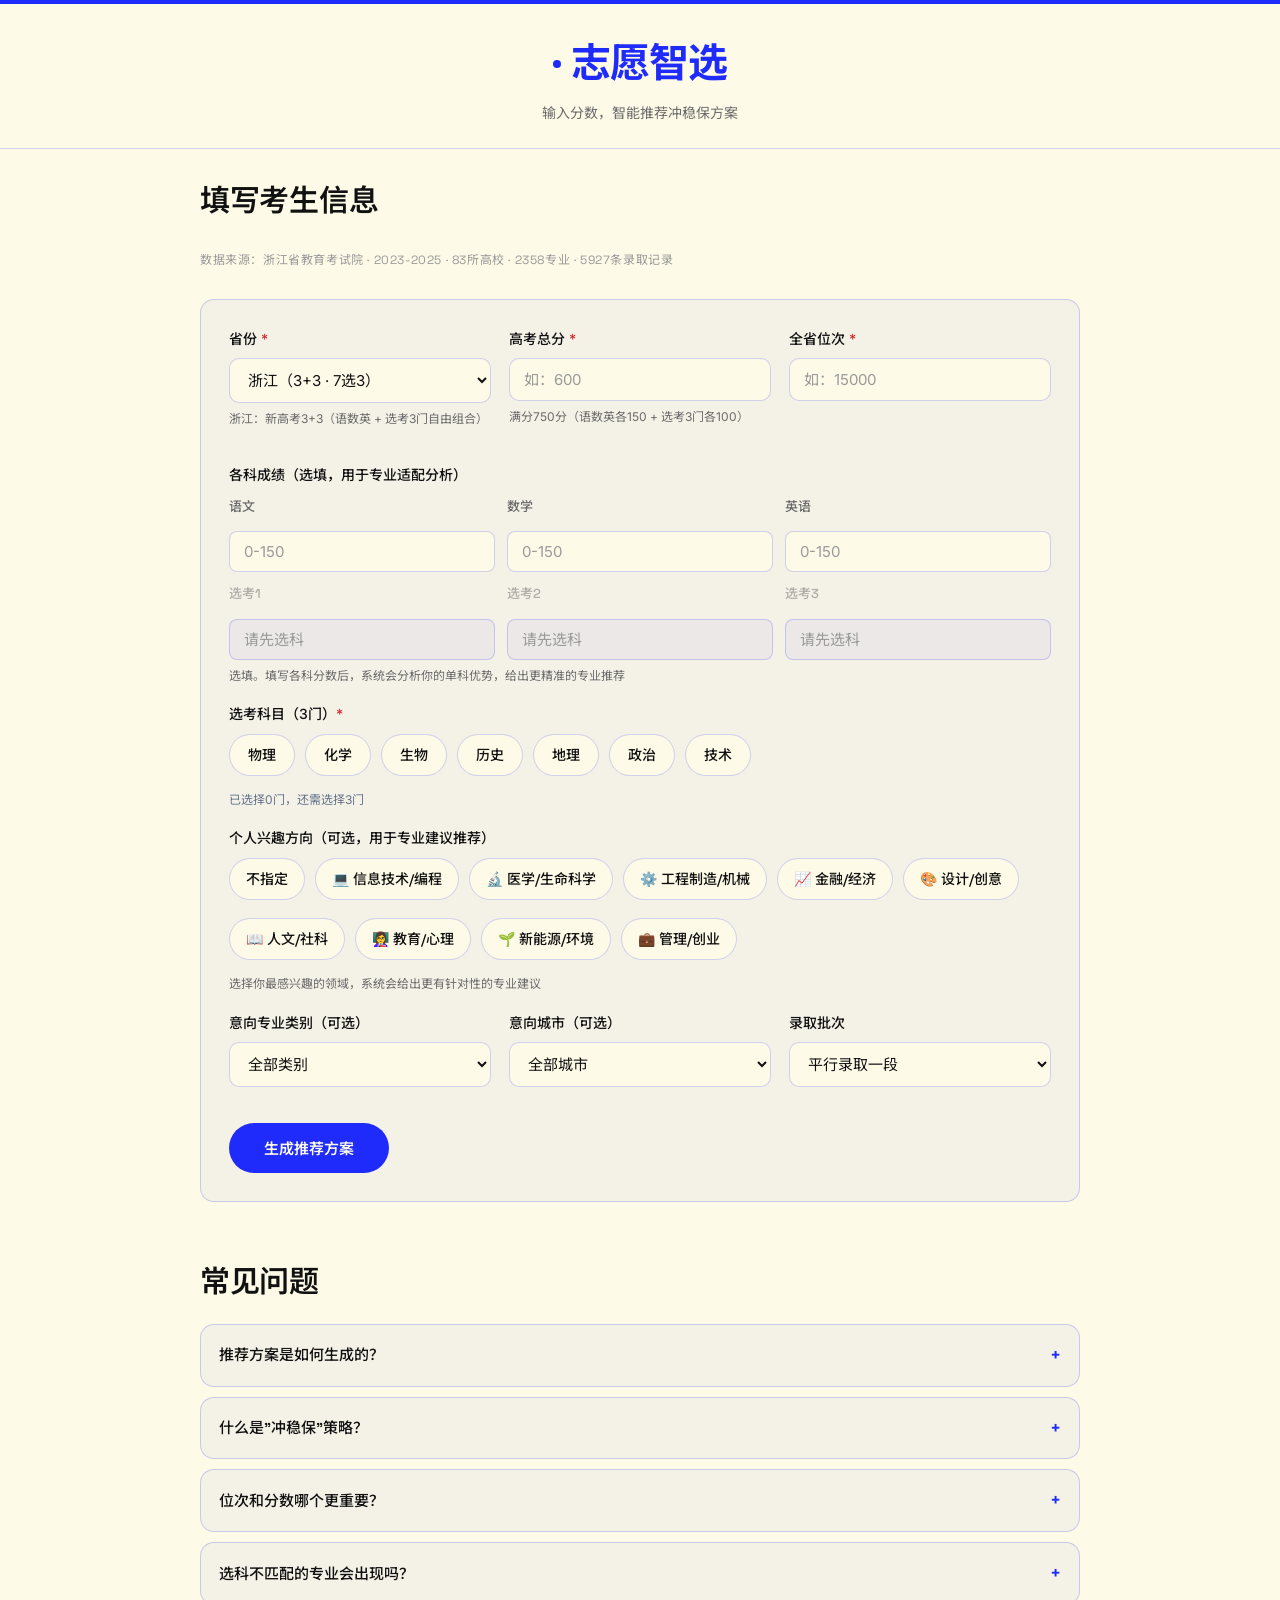
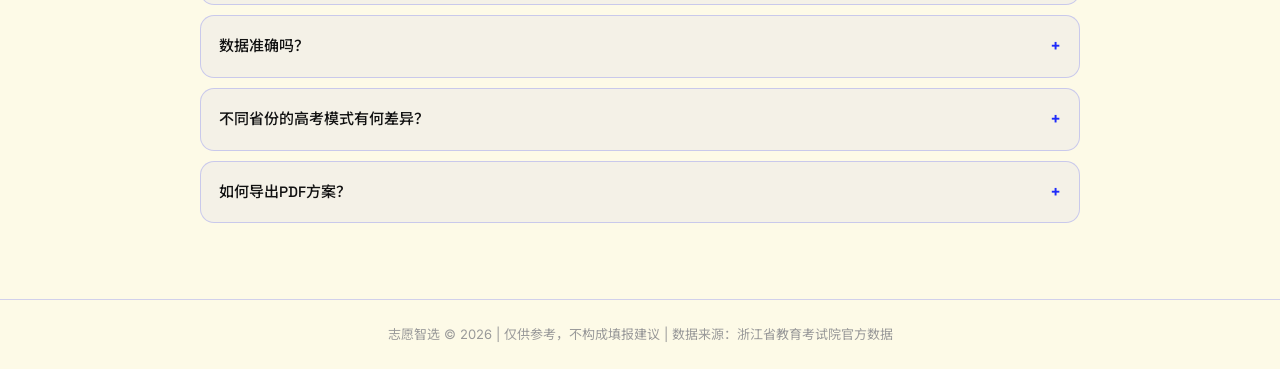
<file: index.html>
<!DOCTYPE html>
<html lang="zh-CN">
<head>
    <meta charset="UTF-8">
    <meta name="viewport" content="width=device-width, initial-scale=1.0">
    <title>志愿填报助手 — 高考志愿智能规划系统</title>
    <link rel="preconnect" href="https://fonts.googleapis.com">
    <link rel="preconnect" href="https://fonts.gstatic.com" crossorigin>
    <link href="https://fonts.googleapis.com/css2?family=Space+Grotesk:wght@400;500;600;700&family=Inter:wght@400;500;600&family=Noto+Sans+SC:wght@400;500;600;700&display=swap" rel="stylesheet">
    <link rel="stylesheet" href="css/style.css">
</head>
<body>
    <!-- 页头 -->
    <header class="site-header no-print">
        <div class="container">
            <h1 class="logo">志愿智选</h1>
            <p class="tagline">输入分数，智能推荐冲稳保方案</p>
        </div>
    </header>

    <!-- PDF报告头（仅打印时显示） -->
    <div class="report-header print-only">
        <h1>高考志愿填报推荐方案</h1>
        <p class="report-subtitle">志愿填报助手 — 智能规划系统生成</p>
        <p class="report-date" id="reportDate"></p>
    </div>

    <main class="container">
        <!-- 第一步：输入表单 -->
        <section id="inputSection" class="section no-print">
            <h2 class="section-title">填写考生信息</h2>
            <p class="data-source-eyebrow" id="dataSourceEyebrow">数据来源：加载中...</p>
            <form id="studentForm" class="form-card">
                <div class="form-row">
                    <div class="form-group">
                        <label for="province">省份 <span class="required">*</span></label>
                        <select id="province">
                            <optgroup label="第一批 新高考3+3（2017起）">
                                <option value="浙江" selected>浙江（3+3 · 7选3）</option>
                                <option value="上海">上海（3+3 · 6选3 · 总分660）</option>
                            </optgroup>
                            <optgroup label="第二批 新高考3+3（2020起）">
                                <option value="北京">北京（3+3 · 6选3）</option>
                                <option value="天津">天津（3+3 · 6选3）</option>
                                <option value="山东">山东（3+3 · 6选3）</option>
                                <option value="海南">海南（3+3 · 6选3 · 总分900）</option>
                            </optgroup>
                            <optgroup label="第三批 新高考3+1+2（2021起）">
                                <option value="河北">河北（3+1+2）</option>
                                <option value="辽宁">辽宁（3+1+2）</option>
                                <option value="江苏">江苏（3+1+2）</option>
                                <option value="福建">福建（3+1+2）</option>
                                <option value="湖北">湖北（3+1+2）</option>
                                <option value="湖南">湖南（3+1+2）</option>
                                <option value="广东">广东（3+1+2）</option>
                                <option value="重庆">重庆（3+1+2）</option>
                            </optgroup>
                            <optgroup label="第四批 新高考3+1+2（2024首届）">
                                <option value="安徽">安徽（3+1+2）</option>
                                <option value="江西">江西（3+1+2）</option>
                                <option value="广西">广西（3+1+2）</option>
                                <option value="吉林">吉林（3+1+2）</option>
                                <option value="黑龙江">黑龙江（3+1+2）</option>
                                <option value="甘肃">甘肃（3+1+2）</option>
                                <option value="贵州">贵州（3+1+2）</option>
                            </optgroup>
                            <optgroup label="第五批 新高考3+1+2（2025首届）">
                                <option value="河南">河南（3+1+2）</option>
                                <option value="四川">四川（3+1+2）</option>
                                <option value="山西">山西（3+1+2）</option>
                                <option value="陕西">陕西（3+1+2）</option>
                                <option value="云南">云南（3+1+2）</option>
                                <option value="内蒙古">内蒙古（3+1+2）</option>
                                <option value="宁夏">宁夏（3+1+2）</option>
                                <option value="青海">青海（3+1+2）</option>
                            </optgroup>
                            <optgroup label="老高考 文理分科">
                                <option value="新疆">新疆（文理分科）</option>
                                <option value="西藏">西藏（文理分科）</option>
                            </optgroup>
                        </select>
                        <small class="hint" id="provinceHint">浙江：7选3（物化生史地政技）</small>
                    </div>
                    <div class="form-group">
                        <label for="score">高考总分 <span class="required">*</span></label>
                        <input type="number" id="score" min="0" max="750" placeholder="如：620" required>
                        <small class="hint">满分750分（语数英各150 + 选考3门各100）</small>
                    </div>
                    <div class="form-group">
                        <label for="rank">全省位次 <span class="required">*</span></label>
                        <input type="number" id="rank" min="1" placeholder="如：15000" required>
                    </div>
                </div>

                <div class="form-group">
                    <label>各科成绩（选填，用于专业适配分析）</label>
                    <div class="subject-scores">
                        <div class="score-input">
                            <label>语文</label>
                            <input type="number" id="scoreChinese" min="0" max="150" placeholder="0-150">
                        </div>
                        <div class="score-input">
                            <label>数学</label>
                            <input type="number" id="scoreMath" min="0" max="150" placeholder="0-150">
                        </div>
                        <div class="score-input">
                            <label>英语</label>
                            <input type="number" id="scoreEnglish" min="0" max="150" placeholder="0-150">
                        </div>
                        <div class="score-input elective">
                            <label>选考1</label>
                            <input type="number" id="scoreElective1" min="0" max="100" placeholder="请先选科" disabled>
                        </div>
                        <div class="score-input elective">
                            <label>选考2</label>
                            <input type="number" id="scoreElective2" min="0" max="100" placeholder="请先选科" disabled>
                        </div>
                        <div class="score-input elective">
                            <label>选考3</label>
                            <input type="number" id="scoreElective3" min="0" max="100" placeholder="请先选科" disabled>
                        </div>
                    </div>
                    <small class="hint">选填。填写各科分数后，系统会分析你的单科优势，给出更精准的专业推荐</small>
                </div>

                <div class="form-group">
                    <label>选考科目（3门）<span class="required">*</span></label>
                    <div class="subject-selector" id="subjectSelector">
                        <!-- 由 JS 根据当前省份动态生成 -->
                    </div>
                    <small class="hint" id="subjectHint">请选择3门选考科目</small>
                </div>

                <div class="form-group">
                    <label>个人兴趣方向（可选，用于专业建议推荐）</label>
                    <div class="interest-selector" id="interestSelector">
                        <label class="interest-chip"><input type="radio" name="interest" value=""><span>不指定</span></label>
                        <label class="interest-chip"><input type="radio" name="interest" value="it"><span>💻 信息技术/编程</span></label>
                        <label class="interest-chip"><input type="radio" name="interest" value="medicine"><span>🔬 医学/生命科学</span></label>
                        <label class="interest-chip"><input type="radio" name="interest" value="engineering"><span>⚙️ 工程制造/机械</span></label>
                        <label class="interest-chip"><input type="radio" name="interest" value="finance"><span>📈 金融/经济</span></label>
                        <label class="interest-chip"><input type="radio" name="interest" value="design"><span>🎨 设计/创意</span></label>
                        <label class="interest-chip"><input type="radio" name="interest" value="humanities"><span>📖 人文/社科</span></label>
                        <label class="interest-chip"><input type="radio" name="interest" value="education"><span>👩‍🏫 教育/心理</span></label>
                        <label class="interest-chip"><input type="radio" name="interest" value="energy"><span>🌱 新能源/环境</span></label>
                        <label class="interest-chip"><input type="radio" name="interest" value="business"><span>💼 管理/创业</span></label>
                    </div>
                    <small class="hint">选择你最感兴趣的领域，系统会给出更有针对性的专业建议</small>
                </div>

                <div class="form-row">
                    <div class="form-group">
                        <label for="category">意向专业类别（可选）</label>
                        <select id="category">
                            <option value="">全部类别</option>
                            <option value="工学">工学</option>
                            <option value="理学">理学</option>
                            <option value="文学">文学</option>
                            <option value="经济学">经济学</option>
                            <option value="管理学">管理学</option>
                            <option value="法学">法学</option>
                            <option value="教育学">教育学</option>
                            <option value="医学">医学</option>
                            <option value="农学">农学</option>
                            <option value="艺术学">艺术学</option>
                        </select>
                    </div>
                    <div class="form-group">
                        <label for="cityPref">意向城市（可选）</label>
                        <select id="cityPref">
                            <option value="">全部城市</option>
                            <option value="杭州">杭州</option>
                            <option value="宁波">宁波</option>
                            <option value="温州">温州</option>
                            <option value="上海">上海</option>
                            <option value="北京">北京</option>
                            <option value="南京">南京</option>
                            <option value="武汉">武汉</option>
                            <option value="成都">成都</option>
                            <option value="广州">广州</option>
                        </select>
                    </div>
                    <div class="form-group">
                        <label for="batch">录取批次</label>
                        <select id="batch">
                            <option value="平行录取一段">平行录取一段</option>
                            <option value="平行录取二段">平行录取二段</option>
                        </select>
                    </div>
                </div>

                <button type="submit" class="btn-primary" id="submitBtn">生成推荐方案</button>
            </form>
            <p class="loading-text" id="loadingText" style="display:none;">正在加载录取数据...</p>
            <p class="error-text" id="errorText" style="display:none;"></p>
        </section>

        <!-- 第二步：结果展示 -->
        <section id="resultSection" class="section" style="display:none;">
            <!-- 考生信息摘要（打印时显示） -->
            <div class="student-summary print-only">
                <p><strong>省份：</strong><span id="printProvince">浙江</span></p>
                <p><strong>总分：</strong><span id="printScore"></span></p>
                <p><strong>位次：</strong><span id="printRank"></span></p>
                <p><strong>选科：</strong><span id="printSubjects"></span></p>
            </div>

            <!-- 操作栏 -->
            <div class="action-bar no-print">
                <h2 class="section-title">推荐方案</h2>
                <div class="action-buttons">
                    <button class="btn-secondary" id="filterBtn" onclick="toggleFilter()">筛选专业</button>
                    <button class="btn-secondary" id="wishListBtn" onclick="toggleWishList()">志愿表模拟</button>
                    <button class="btn-primary" onclick="window.print()">导出PDF</button>
                    <button class="btn-text" onclick="resetForm()">重新填写</button>
                </div>
            </div>

            <!-- 专业筛选面板 -->
            <div id="filterPanel" class="filter-panel no-print" style="display:none;">
                <h3>按条件筛选</h3>
                <div class="filter-row">
                    <label>专业类别：</label>
                    <select id="filterCategory" onchange="applyFilter()">
                        <option value="">全部</option>
                        <option value="工学">工学</option>
                        <option value="理学">理学</option>
                        <option value="文学">文学</option>
                        <option value="经济学">经济学</option>
                        <option value="管理学">管理学</option>
                        <option value="法学">法学</option>
                        <option value="教育学">教育学</option>
                        <option value="医学">医学</option>
                        <option value="农学">农学</option>
                        <option value="艺术学">艺术学</option>
                    </select>
                    <label>学校层次：</label>
                    <select id="filterLevel" onchange="applyFilter()">
                        <option value="">全部</option>
                        <option value="985">985</option>
                        <option value="211">211</option>
                        <option value="双一流">双一流</option>
                    </select>
                    <label>城市：</label>
                    <select id="filterCity" onchange="applyFilter()">
                        <option value="">全部</option>
                    </select>
                </div>
            </div>

            <!-- 志愿表模拟面板 -->
            <div id="wishListPanel" class="wishlist-panel no-print" style="display:none;">
                <h3>志愿表模拟</h3>
                <p class="hint">从下方推荐中点击"加入志愿表"来模拟填报</p>
                <div id="wishListContent" class="wishlist-content">
                    <p class="empty-text">志愿表为空</p>
                </div>
            </div>

            <!-- 冲刺院校 -->
            <div class="recommend-group" id="chongGroup">
                <h3 class="group-title chong-title">
                    <span class="badge chong-badge">冲</span>
                    冲刺院校（3所）
                </h3>
                <div class="recommend-list" id="chongList"></div>
            </div>

            <!-- 稳妥院校 -->
            <div class="recommend-group" id="wenGroup">
                <h3 class="group-title wen-title">
                    <span class="badge wen-badge">稳</span>
                    稳妥院校（5所）
                </h3>
                <div class="recommend-list" id="wenList"></div>
            </div>

            <!-- 保底院校 -->
            <div class="recommend-group" id="baoGroup">
                <h3 class="group-title bao-title">
                    <span class="badge bao-badge">保</span>
                    保底院校（3所）
                </h3>
                <div class="recommend-list" id="baoList"></div>
            </div>

            <!-- 专业选择建议 -->
            <div class="advice-section" id="adviceSection">
                <h3 class="section-title">专业选择建议</h3>
                <div id="adviceContent"></div>
            </div>

            <!-- 免责声明 -->
            <div class="disclaimer">
                <p id="disclaimerText">⚠️ 免责声明：本推荐方案基于各省教育考试院官方发布的投档分数线数据，通过位次法算法生成。仅供参考，不构成最终填报建议。实际录取结果受当年招生计划、报考人数等多种因素影响。请考生结合自身情况，参考各省教育考试院官方信息进行填报决策。</p>
            </div>
        </section>

        <!-- FAQ 部分 -->
        <section id="faqSection" class="section no-print">
            <h2 class="section-title">常见问题</h2>
            <div class="faq-list">
                <details class="faq-item">
                    <summary>推荐方案是如何生成的？</summary>
                    <p id="faqAnswer1">系统基于当前省份近3年高考录取数据，根据您的分数、位次和选科，通过位次法计算每所院校专业的录取概率，分为冲刺、稳妥、保底三档推荐。</p>
                </details>
                <details class="faq-item">
                    <summary>什么是"冲稳保"策略？</summary>
                    <p>"冲稳保"是平行志愿填报的经典策略：冲刺校有一定风险但值得尝试；稳妥校录取概率较高；保底校确保不滑档。建议按照冲3-稳5-保3的比例填报。</p>
                </details>
                <details class="faq-item">
                    <summary>位次和分数哪个更重要？</summary>
                    <p>位次更重要。每年高考试题难度不同，分数线会波动，但高校的录取位次相对稳定。系统以位次为核心进行推荐。</p>
                </details>
                <details class="faq-item">
                    <summary>选科不匹配的专业会出现吗？</summary>
                    <p>不会。系统会自动过滤掉与您选科不匹配的专业，只推荐符合选科要求的专业。</p>
                </details>
                <details class="faq-item">
                    <summary>数据准确吗？</summary>
                    <p id="faqAnswer5">本系统数据100%来自各省教育考试院官方发布的投档分数线表。选科要求和学科门类依据教育部公开标准推导。数据仅供参考，最终以各省考试院公告为准。</p>
                </details>
                <details class="faq-item">
                    <summary>不同省份的高考模式有何差异？</summary>
                    <p>本系统已覆盖全国31个高考省份，支持三种高考模式：①新高考3+3（如浙江、上海、北京、天津、山东、海南）：语数英+选考3门自由组合；②新高考3+1+2（如江苏、河北、广东等23省）：语数英+首选物理/历史+再选化生政地4选2；③老高考文理分科（新疆、西藏）。切换省份后，选科规则、数据、批次会自动适配。上海总分660、海南总分900（标准分）。</p>
                </details>
                <details class="faq-item">
                    <summary>如何导出PDF方案？</summary>
                    <p>点击"导出PDF"按钮，在弹出的打印对话框中选择"另存为PDF"即可保存完整的推荐方案报告。</p>
                </details>
            </div>
        </section>
    </main>

    <!-- 页脚 -->
    <footer class="site-footer no-print">
        <div class="container">
            <p id="footerText">志愿填报助手 © 2026 | 仅供参考，不构成填报建议 | 数据来源：各省教育考试院官方数据</p>
        </div>
    </footer>

    <script src="js/province-config.js"></script>
    <script src="js/app.js"></script>
</body>
</html>
</file>
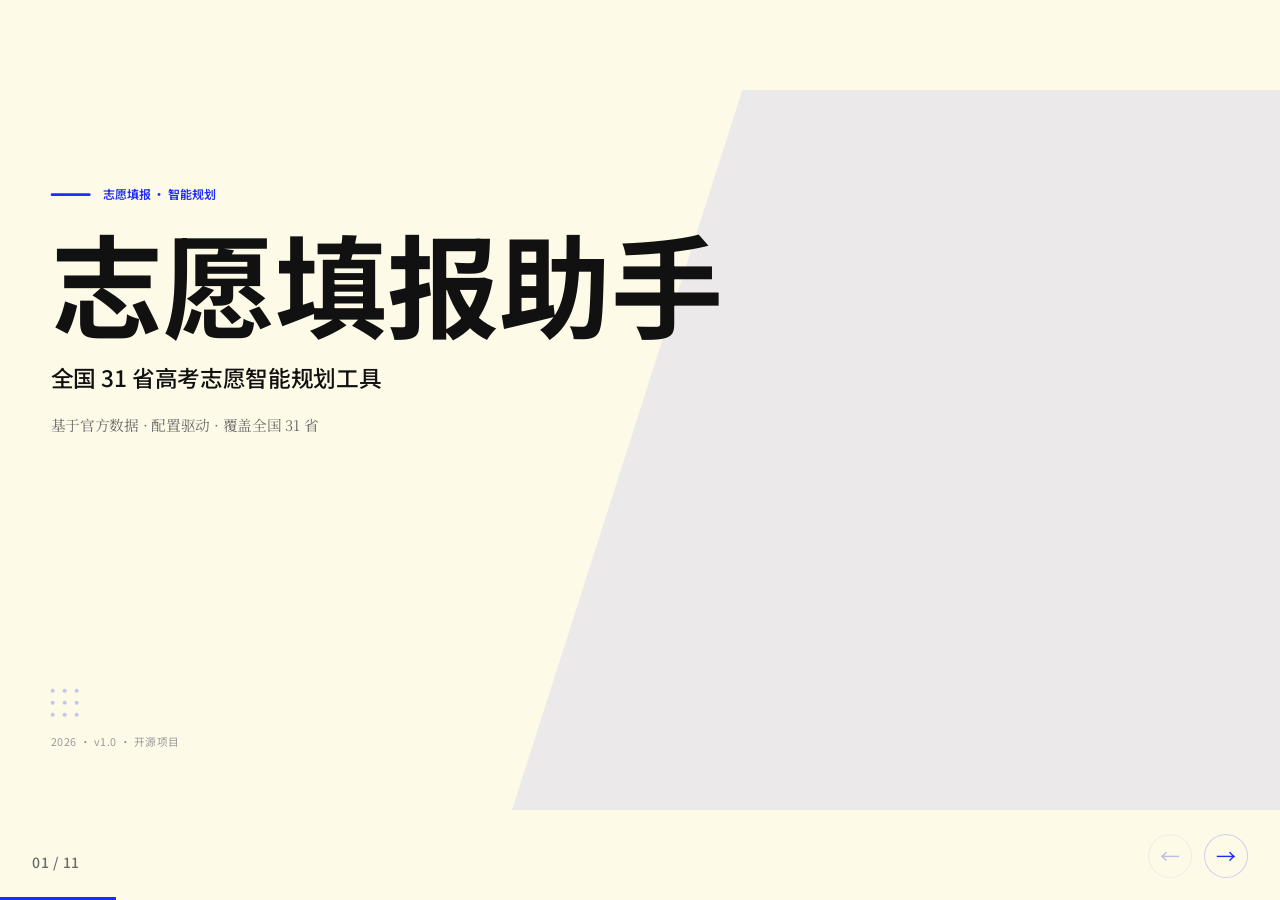
<file: project-intro.html>
<!DOCTYPE html>
<html lang="zh-CN">
<head>
    <meta charset="UTF-8">
    <meta name="viewport" content="width=device-width, initial-scale=1.0">
    <title>志愿填报助手 · 项目介绍</title>

    <!-- ===========================================
         Fonts: 思源黑体 Noto Sans SC (700 标题/数字) + 思源宋体 Noto Serif SC (400 正文)
         Blue Professional CJK 配对 — Strategy A
         =========================================== -->
    <link rel="preconnect" href="https://fonts.googleapis.com">
    <link rel="preconnect" href="https://fonts.gstatic.com" crossorigin>
    <link href="https://fonts.googleapis.com/css2?family=Noto+Sans+SC:wght@400;500;600;700&family=Noto+Serif+SC:wght@400;500;700&display=swap" rel="stylesheet">

    <style>
        /* ===========================================
           CSS CUSTOM PROPERTIES (Blue Professional · CJK)
           奶油画布 #fdfae7 + 钴蓝主色 #1e2bfa
           单一强调色系统：cobalt 承担所有 emphasis
           =========================================== */
        :root {
            /* Colors */
            --bg: #fdfae7;
            --primary: #1e2bfa;
            --text: #111111;
            --text-muted: #6b6b6b;
            --text-light: #9a9a9a;
            --accent-light: rgba(30, 43, 250, 0.08);
            --accent-medium: rgba(30, 43, 250, 0.15);
            --border: rgba(30, 43, 250, 0.2);
            --card-bg: rgba(30, 43, 250, 0.04);
            --positive: #059669;
            --negative: #dc2626;
            --stage-bg: #fdfae7;
            --slide-bg: #fdfae7;

            /* Typography — 思源黑体 700 标题/数字, 思源宋体 400 正文 */
            --font-display: 'Noto Sans SC', sans-serif;
            --font-body: 'Noto Serif SC', serif;

            /* Stage padding (translated from vw/vh to 1920×1080 px) */
            --pad-slide-x: 76px;
            --pad-slide-y-top: 67px;
            --pad-slide-y-bottom: 92px;
        }

        /* === BASE RESET === */
        * { margin: 0; padding: 0; box-sizing: border-box; }

        /* ===========================================
           FIXED 16:9 STAGE: MANDATORY BASE STYLES
           viewport-base.css 完整内容（不可裁剪）
           =========================================== */
        html, body {
            width: 100%;
            height: 100%;
            margin: 0;
            overflow: hidden;
            background: var(--stage-bg, #000);
        }
        .deck-viewport {
            position: fixed;
            inset: 0;
            overflow: hidden;
            background: var(--stage-bg, #000);
        }
        .deck-stage {
            position: absolute;
            left: 0;
            top: 0;
            width: 1920px;
            height: 1080px;
            overflow: hidden;
            transform-origin: 0 0;
            background: var(--slide-bg, #fff);
        }
        .slide {
            position: absolute;
            inset: 0;
            width: 1920px;
            height: 1080px;
            overflow: hidden;
            display: block;
            visibility: hidden;
            opacity: 0;
            pointer-events: none;
            background: var(--slide-bg, #fff);
        }
        .slide.active, .slide.visible {
            visibility: visible;
            opacity: 1;
            pointer-events: auto;
            z-index: 1;
        }
        img, video, canvas, svg {
            max-width: 100%;
            max-height: 100%;
        }
        .deck-controls {
            position: fixed;
            left: 50%;
            bottom: 22px;
            transform: translateX(-50%);
            z-index: 1000;
        }
        @media print {
            html, body { width: 1920px; height: auto; overflow: visible; background: #fff; }
            .deck-viewport { position: static; overflow: visible; background: #fff; }
            .deck-stage { position: static; width: auto; height: auto; transform: none !important; background: none; }
            .slide { position: relative; display: block !important; visibility: visible !important; opacity: 1 !important; pointer-events: auto !important; width: 1920px; height: 1080px; break-after: page; page-break-after: always; }
            .slide:last-child { break-after: auto; page-break-after: auto; }
            .deck-controls { display: none !important; }
        }
        @media (prefers-reduced-motion: reduce) {
            *, *::before, *::after { animation-duration: 0.01ms !important; transition-duration: 0.2s !important; }
        }

        /* ===========================================
           SLIDE TRANSITION (opacity + translateX 40px→0, 500ms ease)
           未来幻灯片默认 +40px / 当前幻灯片 0 / 已看 -40px
           =========================================== */
        .slide {
            transform: translateX(40px);
            transition: opacity 500ms ease, transform 500ms ease, visibility 0s linear 500ms;
        }
        .slide.active,
        .slide.visible {
            transform: translateX(0);
            transition: opacity 500ms ease, transform 500ms ease, visibility 0s;
        }
        .slide.prev {
            visibility: hidden;
            opacity: 0;
            pointer-events: none;
            transform: translateX(-40px);
        }

        /* ===========================================
           TYPOGRAPHY (CJK 适配)
           关键调整：letter-spacing 0 / 不用 uppercase / body line-height 1.75
           标题用思源黑体 700（颜色 #111111 近黑，非钴蓝）
           正文用思源宋体 400
           数字用思源黑体 700 钴蓝色
           =========================================== */
        .eyebrow {
            font-family: var(--font-display);
            font-weight: 600;
            font-size: 18px;
            line-height: 1.1;
            color: var(--primary);
            letter-spacing: 0;
            text-transform: none;
        }
        h2.slide-h2 {
            font-family: var(--font-display);
            font-weight: 700;
            font-size: 52px;
            line-height: 1.25;
            color: var(--text);
            letter-spacing: 0;
            margin-top: 24px;
            margin-bottom: 48px;
        }
        .meta-text {
            font-family: var(--font-display);
            font-weight: 400;
            font-size: 16px;
            line-height: 1.4;
            color: var(--text-light);
            letter-spacing: 0.05em;
        }

        /* ===========================================
           PERSISTENT CHROME (固定到视口，不随舞台缩放)
           左下角计数器 / 右下角导航按钮 / 底部进度条
           =========================================== */
        .slide-counter {
            position: fixed;
            left: 32px;
            bottom: 28px;
            font-family: var(--font-display);
            font-weight: 500;
            font-size: 14px;
            color: var(--text-muted);
            letter-spacing: 0.05em;
            z-index: 1001;
        }
        .nav-controls {
            position: fixed;
            right: 32px;
            bottom: 22px;
            display: flex;
            gap: 12px;
            z-index: 1001;
        }
        .nav-btn {
            width: 44px;
            height: 44px;
            border-radius: 50%;
            border: 1.5px solid var(--border);
            background: var(--bg);
            color: var(--primary);
            cursor: pointer;
            font-size: 20px;
            line-height: 1;
            display: flex;
            align-items: center;
            justify-content: center;
            transition: background 200ms ease, color 200ms ease, opacity 200ms ease;
            font-family: var(--font-display);
        }
        .nav-btn:hover {
            background: var(--primary);
            color: var(--bg);
        }
        .progress-track {
            position: fixed;
            left: 0;
            bottom: 0;
            width: 100%;
            height: 3px;
            background: transparent;
            z-index: 1001;
        }
        .progress-bar {
            height: 100%;
            width: 0;
            background: var(--primary);
            transition: width 400ms ease;
        }

        /* ===========================================
           SLIDE INNER PADDING + SLIDE-HEADER
           =========================================== */
        .slide-inner {
            position: absolute;
            inset: 0;
            padding: var(--pad-slide-y-top) var(--pad-slide-x) var(--pad-slide-y-bottom);
        }
        .slide-header {
            display: flex;
            justify-content: space-between;
            align-items: center;
            margin-bottom: 24px;
        }
        .accent-line {
            width: 60px;
            height: 4px;
            background: var(--primary);
            border-radius: 2px;
            margin-bottom: 20px;
        }
        .tag-pill {
            background: var(--accent-light);
            color: var(--primary);
            padding: 7px 18px;
            border-radius: 100px;
            font-family: var(--font-display);
            font-weight: 500;
            font-size: 14px;
            letter-spacing: 0;
        }

        /* ===========================================
           COVER SLIDE (Slide 1)
           右侧对角线裁切面板 + 左下 3×3 点阵 + 底部 meta
           =========================================== */
        .cover-decoration {
            position: absolute;
            right: 0;
            top: 0;
            width: 60%;
            height: 100%;
            background: var(--accent-light);
            clip-path: polygon(30% 0, 100% 0, 100% 100%, 0% 100%);
            z-index: 0;
            pointer-events: none;
        }
        .cover-dots {
            position: absolute;
            left: var(--pad-slide-x);
            bottom: 140px;
            display: grid;
            grid-template-columns: repeat(3, 6px);
            grid-template-rows: repeat(3, 6px);
            gap: 12px;
            opacity: 0.25;
            z-index: 2;
            pointer-events: none;
        }
        .cover-dots span {
            width: 6px;
            height: 6px;
            background: var(--primary);
            border-radius: 50%;
            display: block;
        }
        .cover-content {
            position: relative;
            z-index: 2;
            max-width: 1180px;
            padding-top: 80px;
        }
        .cover-eyebrow-row {
            display: flex;
            align-items: center;
            gap: 18px;
            margin-bottom: 32px;
        }
        .cover-eyebrow-row .accent-line { margin-bottom: 0; }
        .cover-title {
            font-family: var(--font-display);
            font-weight: 700;
            font-size: 168px;
            color: var(--text);
            line-height: 1.05;
            letter-spacing: 0;
            margin-bottom: 32px;
        }
        .cover-subtitle {
            font-family: var(--font-display);
            font-weight: 500;
            font-size: 34px;
            color: var(--text);
            margin-bottom: 28px;
            letter-spacing: 0;
        }
        .cover-positioning {
            font-family: var(--font-body);
            font-weight: 400;
            font-size: 22px;
            color: var(--text-muted);
            line-height: 1.7;
            max-width: 820px;
        }
        .cover-meta {
            position: absolute;
            left: var(--pad-slide-x);
            bottom: var(--pad-slide-y-bottom);
            z-index: 2;
        }

        /* ===========================================
           CARD GRID 3×2 — card-tinted 卡片样式
           钴蓝 4% 填充 + 1.5px 钴蓝 20% 边框 + 14px 圆角
           =========================================== */
        .card-grid-3x2 {
            display: grid;
            grid-template-columns: repeat(3, 1fr);
            grid-template-rows: repeat(2, 1fr);
            gap: 24px;
            height: calc(100% - 180px);
        }
        .card-tinted {
            background: var(--card-bg);
            border: 1.5px solid var(--border);
            border-radius: 14px;
            padding: 28px 30px;
            transition: background 200ms ease;
            display: flex;
            flex-direction: column;
        }
        .card-tinted:hover { background: var(--accent-light); }
        .card-num {
            font-family: var(--font-display);
            font-weight: 700;
            font-size: 14px;
            color: var(--primary);
            margin-bottom: 12px;
            letter-spacing: 0.05em;
        }
        .card-h3 {
            font-family: var(--font-display);
            font-weight: 600;
            font-size: 26px;
            line-height: 1.3;
            color: var(--text);
            letter-spacing: 0;
            margin-bottom: 14px;
        }
        .card-body {
            font-family: var(--font-body);
            font-weight: 400;
            font-size: 17px;
            line-height: 1.7;
            color: var(--text-muted);
        }

        /* ===========================================
           SPLIT LAYOUT — 1.05fr / 1fr
           左侧 step-list 流程 / 右侧 split-highlight-block
           =========================================== */
        .split-layout {
            display: grid;
            grid-template-columns: 1.05fr 1fr;
            gap: 48px;
            height: calc(100% - 180px);
        }
        .step-list {
            display: flex;
            flex-direction: column;
            gap: 26px;
        }
        .step-item {
            display: flex;
            gap: 22px;
            align-items: flex-start;
        }
        .step-circle {
            width: 56px;
            height: 56px;
            border-radius: 50%;
            background: var(--primary);
            color: var(--bg);
            font-family: var(--font-display);
            font-weight: 700;
            font-size: 22px;
            display: flex;
            align-items: center;
            justify-content: center;
            flex-shrink: 0;
        }
        /* 步骤圆圈透明度递减：1.0 → 0.85 → 0.7 → 0.55 */
        .step-item:nth-child(1) .step-circle { opacity: 1.0; }
        .step-item:nth-child(2) .step-circle { opacity: 0.85; }
        .step-item:nth-child(3) .step-circle { opacity: 0.7; }
        .step-item:nth-child(4) .step-circle { opacity: 0.55; }
        .step-content { flex: 1; padding-top: 4px; }
        .step-title {
            font-family: var(--font-display);
            font-weight: 600;
            font-size: 22px;
            color: var(--text);
            margin-bottom: 8px;
            line-height: 1.3;
            letter-spacing: 0;
        }
        .step-desc {
            font-family: var(--font-body);
            font-weight: 400;
            font-size: 16px;
            line-height: 1.7;
            color: var(--text-muted);
        }
        .split-highlight-block {
            background: var(--accent-light);
            border-left: 4px solid var(--primary);
            border-radius: 12px;
            padding: 40px 38px;
            display: flex;
            flex-direction: column;
            justify-content: center;
            gap: 28px;
        }
        .split-highlight-big {
            font-family: var(--font-display);
            font-weight: 700;
            font-size: 30px;
            line-height: 1.55;
            color: var(--text);
            letter-spacing: 0;
        }
        .ratio-chip {
            display: inline-block;
            color: var(--primary);
            font-weight: 700;
        }
        .split-highlight-desc {
            font-family: var(--font-body);
            font-weight: 400;
            font-size: 17px;
            line-height: 1.75;
            color: var(--text-muted);
        }

        /* ===========================================
           METRIC GRID 4 — 大数字钴蓝思源黑体 700
           =========================================== */
        .metric-grid-4 {
            display: grid;
            grid-template-columns: repeat(4, 1fr);
            gap: 24px;
            margin-bottom: 40px;
        }
        .metric-card {
            background: var(--card-bg);
            border: 1.5px solid var(--border);
            border-radius: 14px;
            padding: 36px 28px;
        }
        .metric-value {
            font-family: var(--font-display);
            font-weight: 700;
            font-size: 72px;
            line-height: 1;
            color: var(--primary);
            margin-bottom: 16px;
            letter-spacing: 0;
        }
        .metric-label {
            font-family: var(--font-display);
            font-weight: 600;
            font-size: 20px;
            line-height: 1.3;
            color: var(--text);
            margin-bottom: 12px;
            letter-spacing: 0;
        }
        .metric-desc {
            font-family: var(--font-body);
            font-weight: 400;
            font-size: 15px;
            line-height: 1.65;
            color: var(--text-muted);
        }

        /* ===========================================
           BELOW DESC CALLOUT
           钴蓝左竖线 + 8% 填充，与 split-highlight-block 同款
           =========================================== */
        .below-desc {
            background: var(--accent-light);
            border-left: 4px solid var(--primary);
            border-radius: 12px;
            padding: 24px 30px;
            font-family: var(--font-body);
            font-weight: 400;
            font-size: 17px;
            line-height: 1.75;
            color: var(--text);
        }

        /* ===========================================
           3-COLUMN CONFIG CARDS (cards-3col)
           =========================================== */
        .cards-3col {
            display: grid;
            grid-template-columns: repeat(3, 1fr);
            gap: 28px;
            margin-bottom: 36px;
        }
        .config-card {
            background: var(--card-bg);
            border: 1.5px solid var(--border);
            border-radius: 14px;
            padding: 32px 30px;
        }
        .config-tag {
            display: inline-block;
            background: var(--accent-light);
            color: var(--primary);
            padding: 5px 14px;
            border-radius: 100px;
            font-family: var(--font-display);
            font-weight: 500;
            font-size: 13px;
            margin-bottom: 18px;
            letter-spacing: 0;
        }
        .config-h3 {
            font-family: var(--font-display);
            font-weight: 700;
            font-size: 28px;
            color: var(--text);
            margin-bottom: 14px;
            letter-spacing: 0;
            line-height: 1.3;
        }
        .config-body {
            font-family: var(--font-body);
            font-weight: 400;
            font-size: 16px;
            line-height: 1.7;
            color: var(--text-muted);
        }

        /* ===========================================
           DETAIL BLOCKS 2×2 (detail-grid-2x2)
           =========================================== */
        .detail-grid-2x2 {
            display: grid;
            grid-template-columns: repeat(2, 1fr);
            grid-template-rows: repeat(2, 1fr);
            gap: 24px;
            height: calc(100% - 180px);
        }
        .detail-block {
            background: var(--card-bg);
            border: 1px solid var(--border);
            border-radius: 10px;
            padding: 30px 32px;
        }
        .detail-num {
            font-family: var(--font-display);
            font-weight: 700;
            font-size: 16px;
            color: var(--primary);
            margin-bottom: 14px;
            letter-spacing: 0.05em;
        }
        .detail-h3 {
            font-family: var(--font-display);
            font-weight: 600;
            font-size: 26px;
            color: var(--text);
            margin-bottom: 14px;
            line-height: 1.3;
            letter-spacing: 0;
        }
        .detail-body {
            font-family: var(--font-body);
            font-weight: 400;
            font-size: 17px;
            line-height: 1.7;
            color: var(--text-muted);
        }

        /* ===========================================
           CLOSING SLIDE
           居中布局 + 同心圆装饰 (500px / 360px)
           =========================================== */
        .closing-slide {
            display: flex;
            align-items: center;
            justify-content: center;
            text-align: center;
        }
        .closing-circles {
            position: absolute;
            top: 50%;
            left: 50%;
            pointer-events: none;
            z-index: 0;
        }
        .closing-circle-outer {
            position: absolute;
            width: 500px;
            height: 500px;
            top: -250px;
            left: -250px;
            border: 1px solid var(--border);
            border-radius: 50%;
            opacity: 0.4;
        }
        .closing-circle-inner {
            position: absolute;
            width: 360px;
            height: 360px;
            top: -180px;
            left: -180px;
            border: 1px solid var(--border);
            border-radius: 50%;
            opacity: 0.3;
        }
        .closing-content {
            position: relative;
            z-index: 1;
            max-width: 1100px;
            padding: 0 80px;
        }
        .closing-eyebrow {
            font-family: var(--font-display);
            font-weight: 600;
            font-size: 18px;
            color: var(--primary);
            margin-bottom: 28px;
            letter-spacing: 0;
        }
        .closing-title {
            font-family: var(--font-display);
            font-weight: 700;
            font-size: 96px;
            color: var(--text);
            line-height: 1.2;
            margin-bottom: 28px;
            letter-spacing: 0;
        }
        .closing-subtitle {
            font-family: var(--font-display);
            font-weight: 500;
            font-size: 22px;
            color: var(--text-muted);
            margin-bottom: 32px;
            letter-spacing: 0;
            word-break: break-all;
        }
        .closing-guide {
            font-family: var(--font-body);
            font-weight: 400;
            font-size: 18px;
            line-height: 1.75;
            color: var(--text-muted);
            margin-bottom: 44px;
        }
        .closing-cta-row {
            display: flex;
            gap: 20px;
            justify-content: center;
        }
        .cta-button {
            display: inline-flex;
            align-items: center;
            justify-content: center;
            background: var(--primary);
            color: var(--bg);
            padding: 16px 38px;
            border-radius: 100px;
            font-family: var(--font-display);
            font-weight: 600;
            font-size: 17px;
            text-decoration: none;
            transition: transform 200ms ease, box-shadow 200ms ease;
            letter-spacing: 0;
        }
        .cta-button:hover {
            transform: translateY(-2px);
            box-shadow: 0 8px 24px rgba(30, 43, 250, 0.25);
        }
        .cta-outline {
            display: inline-flex;
            align-items: center;
            justify-content: center;
            background: transparent;
            color: var(--primary);
            border: 1.5px solid var(--border);
            padding: 16px 38px;
            border-radius: 100px;
            font-family: var(--font-display);
            font-weight: 600;
            font-size: 17px;
            text-decoration: none;
            transition: background 200ms ease;
            letter-spacing: 0;
        }
        .cta-outline:hover { background: var(--accent-light); }
        .closing-meta {
            position: absolute;
            bottom: 70px;
            left: 0;
            right: 0;
            text-align: center;
            font-family: var(--font-display);
            font-weight: 400;
            font-size: 14px;
            color: var(--text-light);
            letter-spacing: 0.05em;
            z-index: 1;
        }
    </style>
</head>
<body>
    <div class="deck-viewport">
        <main class="deck-stage" id="deckStage">

            <!-- ========== Slide 1 · 封面 ========== -->
            <section class="slide active visible">
                <div class="cover-decoration"></div>
                <div class="cover-dots">
                    <span></span><span></span><span></span>
                    <span></span><span></span><span></span>
                    <span></span><span></span><span></span>
                </div>
                <div class="slide-inner">
                    <div class="cover-content">
                        <div class="cover-eyebrow-row">
                            <div class="accent-line"></div>
                            <span class="eyebrow">志愿填报 · 智能规划</span>
                        </div>
                        <h1 class="cover-title">志愿填报助手</h1>
                        <div class="cover-subtitle">全国 31 省高考志愿智能规划工具</div>
                        <p class="cover-positioning">基于官方数据 · 配置驱动 · 覆盖全国 31 省</p>
                    </div>
                </div>
                <div class="cover-meta">
                    <span class="meta-text">2026 · v1.0 · 开源项目</span>
                </div>
            </section>

            <!-- ========== Slide 2 · 展开专业 ========== -->
            <section class="slide">
                <div class="slide-inner">
                    <div class="slide-header">
                        <span class="eyebrow">功能详解 · 1/5</span>
                        <span class="tag-pill">展开专业</span>
                    </div>
                    <h2 class="slide-h2">点击大学，查看历史能上的所有专业</h2>
                    <div class="split-layout">
                        <div class="step-list">
                            <div class="step-item">
                                <div class="step-circle">1</div>
                                <div class="step-content">
                                    <div class="step-title">位次法筛选</div>
                                    <p class="step-desc">用户位次 ≤ 专业 min_rank 即「能上」，与推荐算法一致。</p>
                                </div>
                            </div>
                            <div class="step-item">
                                <div class="step-circle">2</div>
                                <div class="step-content">
                                    <div class="step-title">选科匹配</div>
                                    <p class="step-desc">复用现有选科器，仅显示选科匹配的专业。</p>
                                </div>
                            </div>
                            <div class="step-item">
                                <div class="step-circle">3</div>
                                <div class="step-content">
                                    <div class="step-title">近 3 年合并去重</div>
                                    <p class="step-desc">任一年能上即显示该专业，标注可报年份徽章。</p>
                                </div>
                            </div>
                        </div>
                        <div class="split-highlight-block">
                            <div class="split-highlight-big">每位考生都能看到完整的专业选择空间</div>
                            <p class="split-highlight-desc">在推荐结果的冲/稳/保卡片上，点击「展开专业」按钮即可查看该大学所有位次达标 + 选科匹配的专业列表。每个专业显示近 3 年录取分数 / 位次 / 选科要求 / 可报年份。</p>
                        </div>
                    </div>
                </div>
            </section>

            <!-- ========== Slide 3 · 单科优势分析 ========== -->
            <section class="slide">
                <div class="slide-inner">
                    <div class="slide-header">
                        <span class="eyebrow">功能详解 · 2/5</span>
                        <span class="tag-pill">单科优势</span>
                    </div>
                    <h2 class="slide-h2">基于得分率横向比较各科</h2>
                    <div class="split-layout">
                        <div class="step-list">
                            <div class="step-item">
                                <div class="step-circle">1</div>
                                <div class="step-content">
                                    <div class="step-title">得分率法</div>
                                    <p class="step-desc">各科分数 ÷ 满分，实现不同满分科目横向比较（语数英 150 / 选考 100）。</p>
                                </div>
                            </div>
                            <div class="step-item">
                                <div class="step-circle">2</div>
                                <div class="step-content">
                                    <div class="step-title">优势识别</div>
                                    <p class="step-desc">高于平均分 +5% 为优势学科，低于 -5% 为薄弱学科。</p>
                                </div>
                            </div>
                            <div class="step-item">
                                <div class="step-circle">3</div>
                                <div class="step-content">
                                    <div class="step-title">针对性推荐</div>
                                    <p class="step-desc">10 门学科各对应 4 个优势专业方向 + 风险专业提示。</p>
                                </div>
                            </div>
                        </div>
                        <div class="split-highlight-block">
                            <div class="split-highlight-big">让强项真正发挥价值</div>
                            <p class="split-highlight-desc">输入各科成绩，系统自动识别优势学科和薄弱学科。例如物理得分率 85% 被识别为优势 → 推荐工科/物理类方向；历史得分率 62% 被识别为薄弱 → 提示避免历史学等相关专业。少于 2 科不触发分析（优雅降级），各科均衡时不强加推荐。</p>
                        </div>
                    </div>
                </div>
            </section>

            <!-- ========== Slide 4 · 专业建议原理 ========== -->
            <section class="slide">
                <div class="slide-inner">
                    <div class="slide-header">
                        <span class="eyebrow">功能详解 · 3/5</span>
                        <span class="tag-pill">三方向建议</span>
                    </div>
                    <h2 class="slide-h2">政策 / 就业 / 兴趣三方向专业建议</h2>
                    <div class="cards-3col">
                        <div class="config-card">
                            <span class="config-tag">教育部权威</span>
                            <h3 class="config-h3">政策导向</h3>
                            <p class="config-body">基于教育部《本科专业目录（2025/2026 年）》、国家战略性新兴产业 9 大方向、工信部直属高校 2026 年新增 74 个专业（低空经济 / 具身智能 / 量子信息 / 集成电路等）。根据用户选科自动匹配可报专业。</p>
                        </div>
                        <div class="config-card">
                            <span class="config-tag">麦可思报告</span>
                            <h3 class="config-h3">就业导向</h3>
                            <p class="config-body">基于麦可思《2025 年中国本科生就业报告》。绿牌 6 个（电气 / 微电子 / 机械电子 / 新能源 / 车辆 / 机器人），红牌 5 个（公共事业管理 / 音乐表演 / 绘画 / 法学 / 美术学），高薪 Top10（微电子 7814 元 / 电子科学 7752 / 自动化 7573 等）。</p>
                        </div>
                        <div class="config-card">
                            <span class="config-tag">霍兰德理论</span>
                            <h3 class="config-h3">兴趣导向</h3>
                            <p class="config-body">基于选科组合推导兴趣倾向（霍兰德职业兴趣理论 + 教育部学科认知）。物化生 → 医学 / 科研，物化地 → 工科，物化技 → 信息技术等 10 条选科组合兴趣方向。用户也可主动选择 10 个兴趣方向芯片。</p>
                        </div>
                    </div>
                    <div class="below-desc">
                        三方向建议互补而非互斥。政策导向看未来趋势，就业导向看现实回报，兴趣导向看个人适配。系统综合三者给出立体化的专业推荐。
                    </div>
                </div>
            </section>

            <!-- ========== Slide 5 · 兴趣导向推荐 ========== -->
            <section class="slide">
                <div class="slide-inner">
                    <div class="slide-header">
                        <span class="eyebrow">功能详解 · 4/5</span>
                        <span class="tag-pill">兴趣导向</span>
                    </div>
                    <h2 class="slide-h2">让兴趣成为选专业的第一驱动</h2>
                    <div class="split-layout">
                        <div class="step-list">
                            <div class="step-item">
                                <div class="step-circle">1</div>
                                <div class="step-content">
                                    <div class="step-title">主动选择优先</div>
                                    <p class="step-desc">用户可从 10 个兴趣方向芯片中选择（IT / 医学 / 金融 / 教育 / 设计 / 机械 / 法律 / 经管 / 材料 / 传媒）。</p>
                                </div>
                            </div>
                            <div class="step-item">
                                <div class="step-circle">2</div>
                                <div class="step-content">
                                    <div class="step-title">选科推导 fallback</div>
                                    <p class="step-desc">未选择时，基于选科组合智能推导（霍兰德职业兴趣理论）。</p>
                                </div>
                            </div>
                            <div class="step-item">
                                <div class="step-circle">3</div>
                                <div class="step-content">
                                    <div class="step-title">优先级推荐</div>
                                    <p class="step-desc">系统优先推荐匹配用户兴趣的专业，未匹配专业不被过滤但靠后展示。</p>
                                </div>
                            </div>
                        </div>
                        <div class="split-highlight-block">
                            <div class="split-highlight-big">兴趣是坚持的动力</div>
                            <p class="split-highlight-desc">10 个兴趣方向覆盖主要职业领域。用户主动选择时系统优先推荐匹配专业；未选择时 fallback 到基于选科组合的智能推导。例如选科物化生 → 推导兴趣方向为医学 / 科研 / 工程。</p>
                        </div>
                    </div>
                </div>
            </section>

            <!-- ========== Slide 6 · 志愿表管理 ========== -->
            <section class="slide">
                <div class="slide-inner">
                    <div class="slide-header">
                        <span class="eyebrow">功能详解 · 5/5</span>
                        <span class="tag-pill">志愿表</span>
                    </div>
                    <h2 class="slide-h2">一键管理你的志愿清单</h2>
                    <div class="cards-3col">
                        <div class="config-card">
                            <span class="config-tag">快速操作</span>
                            <h3 class="config-h3">一键加入</h3>
                            <p class="config-body">在推荐结果的每个专业卡片上，点击「加入志愿表」按钮即可加入。已加入的显示「已加入志愿表」状态，可重复点击切换。</p>
                        </div>
                        <div class="config-card">
                            <span class="config-tag">集中管理</span>
                            <h3 class="config-h3">志愿表查看</h3>
                            <p class="config-body">所有加入的专业集中展示在志愿表面板，按加入顺序排列。每个志愿显示学校名 / 专业名 / 录取概率 / 推荐档位（冲 / 稳 / 保）。</p>
                        </div>
                        <div class="config-card">
                            <span class="config-tag">PDF 导出</span>
                            <h3 class="config-h3">打印导出</h3>
                            <p class="config-body">浏览器原生打印功能，支持导出 PDF。打印样式已优化，去除交互元素，保留核心信息（学校 / 专业 / 概率 / 理由），适合家长会商和线下参考。</p>
                        </div>
                    </div>
                    <div class="below-desc">
                        志愿表数据仅保存在本地浏览器，不上传任何服务器，保护考生隐私。关闭浏览器后志愿表清空，建议打印或导出 PDF 保存。
                    </div>
                </div>
            </section>

            <!-- ========== Slide 7 · 位次法推荐引擎 ========== -->
            <section class="slide">
                <div class="slide-inner">
                    <div class="slide-header">
                        <span class="eyebrow">推荐算法</span>
                        <span class="tag-pill">位次法</span>
                    </div>
                    <h2 class="slide-h2">基于位次的科学推荐</h2>
                    <div class="split-layout">
                        <div class="step-list">
                            <div class="step-item">
                                <div class="step-circle">1</div>
                                <div class="step-content">
                                    <div class="step-title">收集候选</div>
                                    <p class="step-desc">筛选选科匹配 + 近 3 年有录取数据的专业。</p>
                                </div>
                            </div>
                            <div class="step-item">
                                <div class="step-circle">2</div>
                                <div class="step-content">
                                    <div class="step-title">加权位次</div>
                                    <p class="step-desc">按年份权重计算平均位次（最近年份权重高）。</p>
                                </div>
                            </div>
                            <div class="step-item">
                                <div class="step-circle">3</div>
                                <div class="step-content">
                                    <div class="step-title">概率计算</div>
                                    <p class="step-desc">ratio = 专业位次 / 学生位次，越小越难考。</p>
                                </div>
                            </div>
                            <div class="step-item">
                                <div class="step-circle">4</div>
                                <div class="step-content">
                                    <div class="step-title">冲稳保分配</div>
                                    <p class="step-desc">滑动窗口找最接近学生位次的 5 所做稳妥，上下各取 3 所做冲保。</p>
                                </div>
                            </div>
                        </div>
                        <div class="split-highlight-block">
                            <div class="split-highlight-big">
                                <span class="ratio-chip">ratio &lt; 0.9</span>　冲刺<br>
                                <span class="ratio-chip">0.9 – 1.2</span>　稳妥<br>
                                <span class="ratio-chip">≥ 1.2</span>　保底
                            </div>
                            <p class="split-highlight-desc">位次法是各省考试院官方投档依据，比分数法更精确（同分不同年份位次差很大）。</p>
                        </div>
                    </div>
                </div>
            </section>

            <!-- ========== Slide 8 · 全国 31 省官方数据 ========== -->
            <section class="slide">
                <div class="slide-inner">
                    <div class="slide-header">
                        <span class="eyebrow">数据规模</span>
                        <span class="tag-pill">100% 官方</span>
                    </div>
                    <h2 class="slide-h2">覆盖全国 31 省高考数据</h2>
                    <div class="metric-grid-4">
                        <div class="metric-card">
                            <div class="metric-value">31</div>
                            <div class="metric-label">省</div>
                            <p class="metric-desc">6 省 3+3 / 23 省 3+1+2 / 2 省老高考</p>
                        </div>
                        <div class="metric-card">
                            <div class="metric-value">~1100</div>
                            <div class="metric-label">所高校</div>
                            <p class="metric-desc">本科 + 专科全覆盖</p>
                        </div>
                        <div class="metric-card">
                            <div class="metric-value">~38000</div>
                            <div class="metric-label">专业</div>
                            <p class="metric-desc">各校各专业方向全量收录</p>
                        </div>
                        <div class="metric-card">
                            <div class="metric-value">~96000</div>
                            <div class="metric-label">条录取记录</div>
                            <p class="metric-desc">近 3 年投档线 / 位次 / 选科要求</p>
                        </div>
                    </div>
                    <div class="below-desc">
                        数据来源 100% 官方可追溯，每条记录可对应到省考试院原始 XLS。湖南等省份通过一分一段表反查补全位次数据。
                    </div>
                </div>
            </section>

            <!-- ========== Slide 9 · 配置驱动架构 ========== -->
            <section class="slide">
                <div class="slide-inner">
                    <div class="slide-header">
                        <span class="eyebrow">技术架构</span>
                        <span class="tag-pill">配置驱动</span>
                    </div>
                    <h2 class="slide-h2">三种高考模式统一支持</h2>
                    <div class="cards-3col">
                        <div class="config-card">
                            <span class="config-tag">3+3 模式 · free</span>
                            <h3 class="config-h3">6 省</h3>
                            <p class="config-body">checkbox 多选 3 门。浙江 7 选 3 / 山东 6 选 3 / 上海 6 选 3（总分 660）/ 海南 6 选 3（总分 900）。</p>
                        </div>
                        <div class="config-card">
                            <span class="config-tag">3+1+2 模式 · layered</span>
                            <h3 class="config-h3">23 省</h3>
                            <p class="config-body">radio 首选物理 / 历史 + checkbox 再选 2 门。第三批 8 省（2021 起）/ 第四批 7 省（2024 起）/ 第五批 8 省（2025 首届）。</p>
                        </div>
                        <div class="config-card">
                            <span class="config-tag">老高考 · old</span>
                            <h3 class="config-h3">2 省</h3>
                            <p class="config-body">新疆 / 西藏，radio 选文科 / 理科，文综 / 理综 300 分。</p>
                        </div>
                    </div>
                    <div class="below-desc">
                        通过 province-config.js 集中配置 31 省，算法层零修改，扩展新省份只需加配置 + 数据文件。
                    </div>
                </div>
            </section>

            <!-- ========== Slide 10 · 为信任而设计 ========== -->
            <section class="slide">
                <div class="slide-inner">
                    <div class="slide-header">
                        <span class="eyebrow">产品优势</span>
                        <span class="tag-pill">4 大保障</span>
                    </div>
                    <h2 class="slide-h2">每一个数字都可追溯</h2>
                    <div class="detail-grid-2x2">
                        <div class="detail-block">
                            <div class="detail-num">01</div>
                            <h3 class="detail-h3">官方数据第一</h3>
                            <p class="detail-body">数据来源 100% 官方可追溯，每条记录可回溯到省考试院 XLS 原始行。</p>
                        </div>
                        <div class="detail-block">
                            <div class="detail-num">02</div>
                            <h3 class="detail-h3">Blue Professional 设计</h3>
                            <p class="detail-body">咨询级专业感，奶油画布 + 钴蓝主色，印刷品级视觉。</p>
                        </div>
                        <div class="detail-block">
                            <div class="detail-num">03</div>
                            <h3 class="detail-h3">零依赖纯前端</h3>
                            <p class="detail-body">单 HTML 文件，无需后端，GitHub Pages 一键部署。</p>
                        </div>
                        <div class="detail-block">
                            <div class="detail-num">04</div>
                            <h3 class="detail-h3">端到端验证</h3>
                            <p class="detail-body">31 省数据完整性 + 配置一致性 + 代码适配 + HTML 结构四层验证。</p>
                        </div>
                    </div>
                </div>
            </section>

            <!-- ========== Slide 11 · 开始你的志愿规划（结尾页） ========== -->
            <section class="slide closing-slide">
                <div class="closing-circles">
                    <div class="closing-circle-outer"></div>
                    <div class="closing-circle-inner"></div>
                </div>
                <div class="closing-content">
                    <div class="closing-eyebrow">开源 · 免费 · 即用</div>
                    <h1 class="closing-title">开始你的志愿规划</h1>
                    <div class="closing-subtitle">https://github.com/cannotcodetao/zhiyuanzhushou</div>
                    <p class="closing-guide">如果这个项目对你有帮助，欢迎在 GitHub 点个 Star ⭐，让更多考生看到</p>
                    <div class="closing-cta-row">
                        <a href="index.html" class="cta-button">立即体验</a>
                        <a href="https://github.com/cannotcodetao/zhiyuanzhushou" class="cta-outline">查看仓库</a>
                    </div>
                </div>
                <div class="closing-meta">MIT License · 2026 · made with ❤️ for 高考志愿</div>
            </section>

        </main>
    </div>

    <!-- ===========================================
         持久 CHROME（固定到视口，不随舞台缩放）
         左下：幻灯片计数器  /  右下：圆形导航按钮  /  底部：进度条
         =========================================== -->
    <div class="slide-counter">01 / 11</div>
    <div class="nav-controls">
        <button class="nav-btn nav-prev" aria-label="上一张">←</button>
        <button class="nav-btn nav-next" aria-label="下一张">→</button>
    </div>
    <div class="progress-track">
        <div class="progress-bar"></div>
    </div>

    <script>
        /* ===========================================
           SLIDE PRESENTATION CONTROLLER
           键盘箭头 / 空格 / PageUp-Down 切换 + 触摸滑动 + 舞台等比缩放
           total 自动从 DOM 计算，无需硬编码
           =========================================== */
        class SlidePresentation {
            constructor() {
                this.slides = document.querySelectorAll('.slide');
                this.current = 0;
                this.total = this.slides.length;
                this.stage = document.querySelector('.deck-stage');
                this.counter = document.querySelector('.slide-counter');
                this.progressBar = document.querySelector('.progress-bar');
                this.prevBtn = document.querySelector('.nav-prev');
                this.nextBtn = document.querySelector('.nav-next');
                this.init();
            }
            init() {
                this.scaleStage();
                this.goTo(0);
                window.addEventListener('resize', () => this.scaleStage());
                document.addEventListener('keydown', (e) => this.handleKey(e));
                this.prevBtn?.addEventListener('click', () => this.prev());
                this.nextBtn?.addEventListener('click', () => this.next());
                // 触摸滑动
                let touchStartX = 0;
                document.addEventListener('touchstart', (e) => { touchStartX = e.touches[0].clientX; });
                document.addEventListener('touchend', (e) => {
                    const dx = e.changedTouches[0].clientX - touchStartX;
                    if (Math.abs(dx) > 50) { dx < 0 ? this.next() : this.prev(); }
                });
            }
            scaleStage() {
                const vw = window.innerWidth;
                const vh = window.innerHeight;
                const scale = Math.min(vw / 1920, vh / 1080);
                this.stage.style.transform = `translate(${(vw - 1920 * scale) / 2}px, ${(vh - 1080 * scale) / 2}px) scale(${scale})`;
            }
            goTo(index) {
                if (index < 0 || index >= this.total) return;
                this.slides.forEach((s, i) => {
                    s.classList.remove('active', 'visible', 'prev');
                    if (i === index) s.classList.add('active', 'visible');
                    else if (i < index) s.classList.add('prev');
                });
                this.current = index;
                this.updateChrome();
            }
            next() { this.goTo(this.current + 1); }
            prev() { this.goTo(this.current - 1); }
            handleKey(e) {
                if (['ArrowRight', 'Space', 'PageDown'].includes(e.code)) { e.preventDefault(); this.next(); }
                else if (['ArrowLeft', 'PageUp'].includes(e.code)) { e.preventDefault(); this.prev(); }
                else if (e.code === 'Home') { this.goTo(0); }
                else if (e.code === 'End') { this.goTo(this.total - 1); }
            }
            updateChrome() {
                if (this.counter) this.counter.textContent = `${String(this.current + 1).padStart(2, '0')} / ${String(this.total).padStart(2, '0')}`;
                if (this.progressBar) this.progressBar.style.width = `${((this.current + 1) / this.total) * 100}%`;
                if (this.prevBtn) this.prevBtn.style.opacity = this.current === 0 ? '0.3' : '1';
                if (this.nextBtn) this.nextBtn.style.opacity = this.current === this.total - 1 ? '0.3' : '1';
            }
        }
        document.addEventListener('DOMContentLoaded', () => new SlidePresentation());
    </script>
</body>
</html>
</file>
<file: css/style.css>
/* ============================================================
   志愿智选 — Blue Professional 设计系统
   咨询级专业感 · 印刷品级精致度 · 教育数据产品严肃性
   ============================================================ */

/* ===== 基础重置 ===== */
* {
    margin: 0;
    padding: 0;
    box-sizing: border-box;
}

/* ===== Blue Professional 色彩与字体系统 ===== */
:root {
    /* 色彩系统（严格遵循设计模板） */
    --bg: #fdfae7;              /* 奶油画布，温暖纸张感 */
    --primary: #1e2bfa;         /* 钴蓝主色，唯一强调色 */
    --text: #111111;            /* 主文本 */
    --text-muted: #6b6b6b;      /* 次要文本 */
    --text-light: #9a9a9a;      /* 辅助文本 */
    --accent-light: rgba(30, 43, 250, 0.08);   /* 钴蓝 8% 浅填充 */
    --accent-medium: rgba(30, 43, 250, 0.15);  /* 钴蓝 15% 中填充 */
    --border: rgba(30, 43, 250, 0.2);          /* 钴蓝 20% 边框 */
    --card-bg: rgba(30, 43, 250, 0.04);        /* 钴蓝 4% 卡片填充 */
    --positive: #059669;        /* 绿色（稳妥档） */
    --negative: #dc2626;        /* 红色（冲刺档） */

    /* 冲/稳/保三档语义色 */
    --tier-chong: #dc2626;      /* 冲 - 红 */
    --tier-wen: #059669;        /* 稳 - 绿 */
    --tier-bao: #1e2bfa;        /* 保 - 蓝（钴蓝主色） */

    /* 概率档位色 */
    --prob-high: #059669;       /* 高概率绿 */
    --prob-medium: #d97706;     /* 中概率琥珀 */
    --prob-low: #dc2626;        /* 低概率红 */

    /* 字体系统 */
    --font-display: 'Space Grotesk', 'Noto Sans SC', 'Microsoft YaHei', sans-serif;
    --font-body: 'Inter', 'Noto Sans SC', 'Microsoft YaHei', sans-serif;

    /* 圆角 */
    --radius-sm: 8px;
    --radius: 12px;
    --radius-lg: 14px;
    --radius-pill: 100px;
}

/* ===== 基础排版 ===== */
body {
    font-family: var(--font-body);
    background: var(--bg);
    color: var(--text);
    line-height: 1.6;
    font-size: 15px;
    -webkit-font-smoothing: antialiased;
    -moz-osx-font-smoothing: grayscale;
}

.container {
    max-width: 920px;
    margin: 0 auto;
    padding: 0 20px;
}

/* ===== 页头 ===== */
.site-header {
    background: var(--bg);
    padding: 32px 0 24px;
    text-align: center;
    border-bottom: 1px solid var(--border);
    position: relative;
}

/* 顶部 4px 钴蓝装饰线 */
.site-header::before {
    content: '';
    position: absolute;
    top: 0;
    left: 0;
    right: 0;
    height: 4px;
    background: var(--primary);
}

.site-header .logo {
    font-family: var(--font-display);
    font-size: clamp(28px, 4vw, 40px);
    font-weight: 700;
    color: var(--primary);
    letter-spacing: -0.02em;
    margin-bottom: 6px;
    display: inline-flex;
    align-items: center;
    gap: 10px;
}

/* Logo 旁 8px×8px 钴蓝圆点装饰 */
.site-header .logo::before {
    content: '';
    display: inline-block;
    width: 8px;
    height: 8px;
    border-radius: 50%;
    background: var(--primary);
}

.site-header .tagline {
    font-family: var(--font-body);
    font-weight: 400;
    font-size: 14px;
    color: var(--text-muted);
}

/* ===== 区块 ===== */
.section {
    padding: 28px 0;
}

.section-title {
    font-family: var(--font-display);
    font-size: clamp(22px, 2.5vw, 30px);
    font-weight: 600;
    color: var(--text);
    letter-spacing: -0.01em;
    margin-bottom: 18px;
}

/* ===== 数据来源小字（EYEBROW） ===== */
.data-source-eyebrow {
    font-family: var(--font-display);
    font-weight: 400;
    font-size: 12px;
    letter-spacing: 0.05em;
    color: var(--text-light);
    text-transform: uppercase;
    margin-bottom: 20px;
    padding: 8px 0;
}

/* ===== 表单卡片 ===== */
.form-card {
    background: var(--card-bg);
    border: 1.5px solid var(--border);
    border-radius: var(--radius-lg);
    padding: 28px;
}

.form-row {
    display: flex;
    gap: 18px;
    margin-bottom: 18px;
    flex-wrap: wrap;
}

.form-row .form-group {
    flex: 1;
    min-width: 200px;
}

.form-group {
    margin-bottom: 18px;
}

.form-group label {
    display: block;
    font-family: var(--font-body);
    font-weight: 500;
    font-size: 14px;
    color: var(--text);
    margin-bottom: 8px;
}

.required {
    color: var(--negative);
}

.form-group input,
.form-group select {
    width: 100%;
    padding: 11px 14px;
    border: 1.5px solid var(--border);
    border-radius: 10px;
    font-size: 15px;
    font-family: var(--font-body);
    color: var(--text);
    background: var(--bg);
    transition: border-color 0.2s, box-shadow 0.2s;
}

.form-group input::placeholder {
    color: var(--text-light);
}

.form-group input:focus,
.form-group select:focus {
    outline: none;
    border-color: var(--primary);
    box-shadow: 0 0 0 3px var(--accent-light);
}

.form-group input:disabled {
    background: var(--accent-light);
    color: var(--text-muted);
    cursor: not-allowed;
}

.hint {
    display: block;
    font-size: 12px;
    color: var(--text-muted);
    margin-top: 6px;
}

/* ===== 各科分数输入 ===== */
.subject-scores {
    display: grid;
    grid-template-columns: repeat(3, 1fr);
    gap: 12px;
    margin-top: 10px;
}

.score-input {
    display: flex;
    flex-direction: column;
    gap: 6px;
}

.score-input label {
    font-size: 13px;
    font-weight: 500;
    color: var(--text-muted);
    font-family: var(--font-display);
}

.score-input input {
    width: 100%;
    padding: 10px 14px;
    border: 1.5px solid var(--border);
    border-radius: var(--radius-sm);
    font-size: 15px;
    font-family: var(--font-body);
    color: var(--text);
    background: var(--bg);
    transition: all 0.2s;
}

.score-input input:focus {
    outline: none;
    border-color: var(--primary);
    box-shadow: 0 0 0 3px var(--accent-light);
}

.score-input input::placeholder {
    color: var(--text-light);
}

.score-input input:disabled {
    background: var(--card-bg);
    cursor: not-allowed;
    color: var(--text-light);
}

@media (max-width: 600px) {
    .subject-scores {
        grid-template-columns: repeat(2, 1fr);
    }
}

/* ===== 选科芯片 ===== */
.subject-selector {
    display: flex;
    flex-wrap: wrap;
    gap: 10px;
}

.subject-chip {
    cursor: pointer;
    user-select: none;
}

.subject-chip input[type="checkbox"],
.subject-chip input[type="radio"] {
    display: none;
}

.subject-chip span {
    display: inline-block;
    padding: 9px 18px;
    border: 1.5px solid var(--border);
    border-radius: var(--radius-pill);
    font-size: 14px;
    font-family: var(--font-display);
    font-weight: 500;
    color: var(--text);
    background: var(--bg);
    transition: all 0.2s;
}

.subject-chip:hover span {
    border-color: var(--primary);
}

.subject-chip input:checked + span {
    background: var(--primary);
    color: var(--bg);
    border-color: var(--primary);
}

.subject-chip.error span {
    border-color: var(--negative);
}

/* ===== 3+1+2 模式分层选科 ===== */
.subject-group {
    margin-bottom: 16px;
}

.subject-group:last-child {
    margin-bottom: 0;
}

.subject-group-label {
    font-family: var(--font-display);
    font-size: 13px;
    font-weight: 500;
    color: var(--text-muted);
    margin-bottom: 8px;
    letter-spacing: 0.02em;
}

.subject-selector-row {
    display: flex;
    flex-wrap: wrap;
    gap: 10px;
}

/* ===== 兴趣选择芯片 ===== */
.interest-selector {
    display: flex;
    flex-wrap: wrap;
    gap: 10px;
}

.interest-chip {
    cursor: pointer;
    user-select: none;
}

.interest-chip input[type="radio"] {
    display: none;
}

.interest-chip span {
    display: inline-block;
    padding: 9px 16px;
    border: 1.5px solid var(--border);
    border-radius: var(--radius-pill);
    font-size: 14px;
    font-family: var(--font-display);
    font-weight: 500;
    color: var(--text);
    background: var(--bg);
    transition: all 0.2s;
}

.interest-chip:hover span {
    border-color: var(--primary);
}

.interest-chip input:checked + span {
    background: var(--primary);
    color: var(--bg);
    border-color: var(--primary);
}

/* ===== 按钮系统 ===== */
.btn-primary {
    display: inline-block;
    padding: 0.9rem 2.2rem;
    background: var(--primary);
    color: var(--bg);
    border: none;
    border-radius: var(--radius-pill);
    font-family: var(--font-display);
    font-weight: 600;
    font-size: 15px;
    cursor: pointer;
    transition: transform 0.2s, background 0.2s;
}

.btn-primary:hover {
    transform: translateY(-2px);
    background: #0a1ae0;
}

.btn-primary:active {
    transform: translateY(0);
}

.btn-secondary {
    display: inline-block;
    padding: 0.6rem 1.4rem;
    background: var(--bg);
    color: var(--primary);
    border: 1.5px solid var(--border);
    border-radius: var(--radius-pill);
    font-family: var(--font-display);
    font-weight: 500;
    font-size: 14px;
    cursor: pointer;
    transition: all 0.2s;
}

.btn-secondary:hover {
    border-color: var(--primary);
    background: var(--accent-light);
}

.btn-secondary.active {
    background: var(--primary);
    color: var(--bg);
    border-color: var(--primary);
}

.btn-text {
    background: none;
    border: none;
    color: var(--text-light);
    font-family: var(--font-body);
    font-size: 14px;
    cursor: pointer;
    text-decoration: underline;
    padding: 0.4rem 0.6rem;
    transition: color 0.2s;
}

.btn-text:hover {
    color: var(--primary);
}

.btn-small {
    display: inline-block;
    padding: 5px 14px;
    font-size: 12px;
    font-family: var(--font-display);
    font-weight: 500;
    border-radius: var(--radius-pill);
    cursor: pointer;
    border: 1.5px solid var(--border);
    background: var(--bg);
    color: var(--primary);
    transition: all 0.2s;
}

.btn-small:hover {
    border-color: var(--primary);
    background: var(--accent-light);
}

.btn-small.added {
    background: rgba(5, 150, 105, 0.08);
    color: var(--positive);
    border-color: rgba(5, 150, 105, 0.3);
}

/* ===== 提示信息 ===== */
.loading-text {
    text-align: center;
    color: var(--primary);
    padding: 16px;
    font-family: var(--font-display);
    font-size: 14px;
    font-weight: 500;
}

.error-text {
    color: var(--negative);
    padding: 14px 16px;
    background: rgba(220, 38, 38, 0.06);
    border: 1.5px solid rgba(220, 38, 38, 0.2);
    border-radius: var(--radius);
    font-size: 14px;
}

/* ===== 操作栏 ===== */
.action-bar {
    display: flex;
    justify-content: space-between;
    align-items: center;
    margin-bottom: 24px;
    flex-wrap: wrap;
    gap: 14px;
}

.action-bar .section-title {
    margin-bottom: 0;
}

.action-buttons {
    display: flex;
    gap: 10px;
    flex-wrap: wrap;
    align-items: center;
}

/* ===== 筛选面板 ===== */
.filter-panel {
    background: var(--card-bg);
    border: 1.5px solid var(--border);
    border-radius: var(--radius-lg);
    padding: 20px 22px;
    margin-bottom: 24px;
}

.filter-panel h3 {
    font-family: var(--font-display);
    font-size: 16px;
    font-weight: 600;
    color: var(--text);
    margin-bottom: 14px;
}

.filter-row {
    display: flex;
    gap: 14px;
    flex-wrap: wrap;
    align-items: center;
}

.filter-row label {
    font-family: var(--font-display);
    font-weight: 500;
    font-size: 13px;
    color: var(--text-muted);
}

.filter-row select {
    padding: 7px 12px;
    border: 1.5px solid var(--border);
    border-radius: var(--radius-pill);
    font-size: 13px;
    font-family: var(--font-body);
    color: var(--text);
    background: var(--bg);
    cursor: pointer;
    transition: border-color 0.2s;
}

.filter-row select:focus {
    outline: none;
    border-color: var(--primary);
}

/* ===== 志愿表面板 ===== */
.wishlist-panel {
    background: var(--card-bg);
    border: 1.5px solid var(--border);
    border-radius: var(--radius-lg);
    padding: 20px 22px;
    margin-bottom: 24px;
}

.wishlist-panel h3 {
    font-family: var(--font-display);
    font-size: 16px;
    font-weight: 600;
    color: var(--text);
    margin-bottom: 14px;
}

.wishlist-content {
    min-height: 60px;
}

.empty-text {
    color: var(--text-light);
    text-align: center;
    padding: 20px;
    font-size: 14px;
}

.wish-item {
    display: flex;
    justify-content: space-between;
    align-items: center;
    padding: 12px 14px;
    border: 1.5px solid var(--border);
    border-radius: var(--radius);
    margin-bottom: 10px;
    background: var(--bg);
    font-size: 14px;
}

.wish-item:last-child {
    margin-bottom: 0;
}

.wish-item .wish-info {
    flex: 1;
}

.wish-item .wish-num {
    font-family: var(--font-display);
    font-weight: 700;
    color: var(--primary);
    margin-right: 8px;
}

.wish-item .wish-remove {
    color: var(--negative);
    cursor: pointer;
    font-size: 13px;
    font-weight: 500;
}

.wish-item .wish-remove:hover {
    text-decoration: underline;
}

/* ===== 推荐分组 ===== */
.recommend-group {
    margin-bottom: 28px;
}

.group-title {
    display: flex;
    align-items: center;
    gap: 10px;
    font-family: var(--font-display);
    font-size: clamp(17px, 1.8vw, 21px);
    font-weight: 600;
    color: var(--text);
    margin-bottom: 14px;
    padding-bottom: 10px;
    border-bottom: 1.5px solid var(--border);
}

.badge {
    display: inline-flex;
    align-items: center;
    justify-content: center;
    width: 28px;
    height: 28px;
    border-radius: 50%;
    color: var(--bg);
    font-family: var(--font-display);
    font-size: 14px;
    font-weight: 700;
    flex-shrink: 0;
}

.chong-badge { background: var(--tier-chong); }
.wen-badge { background: var(--tier-wen); }
.bao-badge { background: var(--tier-bao); }

/* 分组标题底部装饰色 */
.chong-title { border-bottom-color: rgba(220, 38, 38, 0.25); }
.wen-title { border-bottom-color: rgba(5, 150, 105, 0.25); }
.bao-title { border-bottom-color: rgba(30, 43, 250, 0.25); }

/* ===== 推荐卡片 ===== */
.recommend-list {
    display: flex;
    flex-direction: column;
    gap: 12px;
}

.recommend-card {
    background: var(--card-bg);
    border: 1.5px solid var(--border);
    border-radius: var(--radius-lg);
    padding: 1.4rem 1.5rem;
    border-left: 4px solid transparent;
    transition: border-color 0.2s;
}

.recommend-card:hover {
    border-color: var(--primary);
}

.recommend-card.chong {
    border-left-color: var(--tier-chong);
}
.recommend-card.chong:hover {
    border-left-color: var(--tier-chong);
}

.recommend-card.wen {
    border-left-color: var(--tier-wen);
}
.recommend-card.wen:hover {
    border-left-color: var(--tier-wen);
}

.recommend-card.bao {
    border-left-color: var(--tier-bao);
}
.recommend-card.bao:hover {
    border-left-color: var(--tier-bao);
}

.card-header {
    display: flex;
    justify-content: space-between;
    align-items: flex-start;
    margin-bottom: 12px;
    flex-wrap: wrap;
    gap: 10px;
}

.school-name {
    font-family: var(--font-display);
    font-weight: 600;
    color: var(--text);
    font-size: 18px;
    line-height: 1.3;
}

.school-tags {
    display: flex;
    gap: 6px;
    margin-top: 6px;
    flex-wrap: wrap;
}

/* ===== 标签（985/211/双一流）统一 pill 样式 ===== */
.tag {
    display: inline-block;
    padding: 0.35rem 0.9rem;
    border-radius: var(--radius-pill);
    font-family: var(--font-display);
    font-size: 12px;
    font-weight: 500;
    background: var(--accent-light);
    color: var(--primary);
}

.tag-985 { background: var(--accent-light); color: var(--primary); }
.tag-211 { background: var(--accent-light); color: var(--primary); }
.tag-double { background: var(--accent-light); color: var(--primary); }
.tag-normal { background: var(--accent-light); color: var(--primary); }

/* ===== 概率显示 ===== */
.probability {
    text-align: right;
    flex-shrink: 0;
}

.prob-label {
    font-family: var(--font-display);
    font-size: 12px;
    font-weight: 500;
    color: var(--text-muted);
    letter-spacing: 0.02em;
}

.prob-value {
    font-family: var(--font-display);
    font-size: clamp(28px, 3vw, 36px);
    font-weight: 700;
    color: var(--primary);
    line-height: 1.1;
    margin-top: 2px;
}

.prob-value.high { color: var(--prob-high); }
.prob-value.medium { color: var(--prob-medium); }
.prob-value.low { color: var(--prob-low); }

/* ===== 卡片正文 ===== */
.card-body {
    font-family: var(--font-body);
    font-size: 14px;
    color: var(--text-muted);
}

.card-body .info-row {
    display: flex;
    gap: 18px;
    margin-bottom: 8px;
    flex-wrap: wrap;
}

.card-body .info-item {
    font-size: 13px;
    color: var(--text-muted);
}

.card-body .info-item strong {
    color: var(--text);
    font-weight: 600;
}

/* 推荐理由：accent-light 背景 + 左侧 4px primary 边框 */
.reason {
    padding: 12px 14px;
    background: var(--accent-light);
    border-left: 4px solid var(--primary);
    border-radius: 10px;
    font-size: 13px;
    margin-top: 10px;
    color: var(--text);
    line-height: 1.6;
}

.card-actions {
    margin-top: 12px;
    display: flex;
    gap: 8px;
}

/* ===== 展开专业列表（历史能上的专业）===== */
.btn-expand {
    color: var(--primary);
    border-color: rgba(30, 43, 250, 0.35);
    background: var(--accent-light);
}
.btn-expand:hover {
    background: rgba(30, 43, 250, 0.12);
    border-color: var(--primary);
}
.btn-expand.expanded {
    background: var(--primary);
    color: #fff;
    border-color: var(--primary);
}

.major-list {
    margin-top: 12px;
    padding-top: 12px;
    border-top: 1px dashed var(--border);
    display: flex;
    flex-direction: column;
    gap: 8px;
}

.major-item {
    padding: 10px 12px;
    background: var(--accent-light);
    border: 1.5px solid rgba(30, 43, 250, 0.16);
    border-radius: 10px;
    font-size: 12.5px;
    line-height: 1.5;
}

.major-item-header {
    display: flex;
    flex-wrap: wrap;
    align-items: center;
    gap: 6px 10px;
}

.major-name {
    font-family: var(--font-display);
    font-weight: 600;
    color: var(--text);
    font-size: 13.5px;
}

.major-category {
    font-size: 11px;
    color: var(--primary);
    background: rgba(30, 43, 250, 0.1);
    padding: 2px 8px;
    border-radius: var(--radius-pill);
    border: 1px solid rgba(30, 43, 250, 0.2);
}

.major-subject {
    font-size: 11.5px;
    color: var(--text-soft, #64748b);
}

.major-years {
    display: inline-flex;
    align-items: center;
    gap: 4px;
    font-size: 11px;
    color: var(--positive, #059669);
}

.year-badge {
    display: inline-block;
    padding: 1px 6px;
    background: rgba(5, 150, 105, 0.12);
    color: var(--positive, #059669);
    border: 1px solid rgba(5, 150, 105, 0.3);
    border-radius: var(--radius-pill);
    font-size: 10.5px;
    font-weight: 500;
}

.major-item-scores {
    margin-top: 6px;
    font-size: 11.5px;
    color: var(--text-soft, #64748b);
    font-family: var(--font-display);
}

/* ===== 专业选择建议 ===== */
.advice-section {
    background: var(--card-bg);
    border: 1.5px solid var(--border);
    border-radius: var(--radius-lg);
    padding: 24px;
    margin-top: 28px;
}

.advice-section h3 {
    font-family: var(--font-display);
    font-size: clamp(17px, 1.8vw, 21px);
    font-weight: 600;
    color: var(--text);
    margin-bottom: 14px;
}

.advice-item {
    padding: 14px 16px;
    border-left: 4px solid var(--primary);
    margin-bottom: 10px;
    background: var(--accent-light);
    border-radius: 0 10px 10px 0;
    font-size: 14px;
    color: var(--text);
    line-height: 1.6;
}

.advice-item:last-child {
    margin-bottom: 0;
}

.advice-item strong {
    color: var(--primary);
    font-family: var(--font-display);
    font-weight: 600;
}

/* ===== 专业建议：概览区 ===== */
.advice-overview {
    margin-bottom: 24px;
}

/* ===== 专业建议：三方向卡片网格 ===== */
.advice-grid {
    display: grid;
    grid-template-columns: repeat(3, 1fr);
    gap: 18px;
    margin-top: 8px;
}

.advice-card {
    background: var(--card-bg);
    border: 1.5px solid var(--border);
    border-radius: var(--radius-lg);
    padding: 18px 20px;
    display: flex;
    flex-direction: column;
    gap: 10px;
}

.advice-card-header {
    display: flex;
    align-items: center;
    gap: 10px;
    padding-bottom: 10px;
    border-bottom: 1px solid var(--border);
}

.advice-icon {
    display: inline-flex;
    align-items: center;
    justify-content: center;
    width: 28px;
    height: 28px;
    border-radius: 50%;
    font-size: 13px;
    font-weight: 700;
    color: var(--bg);
    flex-shrink: 0;
}

.advice-icon-policy { background: var(--primary); }
.advice-icon-employment { background: var(--positive); }
.advice-icon-interest { background: #d97706; }

.advice-card-title {
    font-family: var(--font-display);
    font-size: 15px;
    font-weight: 600;
    color: var(--text);
    letter-spacing: -0.01em;
    line-height: 1.3;
}

.advice-card-desc {
    font-size: 12.5px;
    color: var(--text-muted);
    line-height: 1.55;
}

.advice-match-note {
    font-size: 12px;
    color: var(--primary);
    background: var(--accent-light);
    padding: 6px 10px;
    border-radius: 6px;
    font-weight: 500;
}

.interest-track {
    font-size: 13px;
    color: var(--text);
    background: var(--accent-medium);
    padding: 8px 12px;
    border-radius: 8px;
    border-left: 4px solid #d97706;
}

.interest-track strong {
    color: #d97706;
    font-family: var(--font-display);
    font-weight: 600;
}

/* ===== 推荐列表（政策/兴趣共用） ===== */
.advice-rec-list {
    list-style: none;
    padding: 0;
    margin: 0;
    display: flex;
    flex-direction: column;
    gap: 8px;
}

.advice-rec-item {
    background: var(--bg);
    border: 1px solid var(--border);
    border-radius: 10px;
    padding: 10px 12px;
}

.rec-header {
    display: flex;
    justify-content: space-between;
    align-items: center;
    margin-bottom: 4px;
    gap: 8px;
    flex-wrap: wrap;
}

.rec-name {
    font-family: var(--font-display);
    font-size: 13.5px;
    font-weight: 600;
    color: var(--text);
}

.rec-field {
    font-size: 10.5px;
    padding: 2px 8px;
    background: var(--accent-light);
    color: var(--primary);
    border-radius: 100px;
    font-weight: 500;
}

.rec-reason {
    font-size: 12px;
    color: var(--text-muted);
    line-height: 1.5;
    margin-bottom: 4px;
}

.rec-source {
    font-size: 10.5px;
    color: var(--text-light);
    font-style: italic;
}

/* ===== 就业导向：绿/红/高薪分组 ===== */
.emp-section {
    display: flex;
    flex-direction: column;
    gap: 6px;
}

.emp-section-title {
    font-family: var(--font-display);
    font-size: 12px;
    font-weight: 600;
    text-transform: uppercase;
    letter-spacing: 0.05em;
    padding: 4px 8px;
    border-radius: 4px;
    display: inline-block;
    align-self: flex-start;
}

.emp-section-green {
    background: rgba(5, 150, 105, 0.12);
    color: var(--positive);
}

.emp-section-salary {
    background: var(--accent-light);
    color: var(--primary);
}

.emp-section-red {
    background: rgba(220, 38, 38, 0.12);
    color: var(--negative);
}

.emp-list {
    list-style: none;
    padding: 0;
    margin: 0;
    display: flex;
    flex-direction: column;
    gap: 4px;
}

.emp-tag-item {
    display: grid;
    grid-template-columns: auto 1fr auto;
    gap: 6px;
    align-items: center;
    padding: 5px 8px;
    border-radius: 6px;
    font-size: 11.5px;
    line-height: 1.4;
}

.emp-green {
    background: rgba(5, 150, 105, 0.06);
    border-left: 3px solid var(--positive);
}

.emp-highsalary {
    background: var(--accent-light);
    border-left: 3px solid var(--primary);
}

.emp-red {
    background: rgba(220, 38, 38, 0.06);
    border-left: 3px solid var(--negative);
}

.emp-rank {
    font-family: var(--font-display);
    font-weight: 700;
    color: var(--primary);
    font-size: 11px;
    min-width: 32px;
}

.emp-name {
    color: var(--text);
    font-weight: 500;
}

.emp-salary-value {
    color: var(--primary);
    font-family: var(--font-display);
    font-weight: 600;
    font-size: 11px;
    white-space: nowrap;
}

.emp-note {
    grid-column: 1 / -1;
    color: var(--text-muted);
    font-size: 10.5px;
}

.emp-trend {
    font-size: 11.5px;
    color: var(--text-muted);
    background: var(--accent-light);
    padding: 8px 10px;
    border-radius: 6px;
    border-left: 3px solid var(--primary);
    line-height: 1.5;
}

/* ===== 数据来源小字 ===== */
.advice-source {
    font-size: 10.5px;
    color: var(--text-light);
    font-style: italic;
    padding-top: 6px;
    border-top: 1px dashed var(--border);
    line-height: 1.5;
}

/* ===== 三方向响应式 ===== */
@media (max-width: 900px) {
    .advice-grid {
        grid-template-columns: 1fr;
    }
}

/* ===== 免责声明 ===== */
.disclaimer {
    margin-top: 28px;
    padding: 16px 18px;
    background: var(--accent-light);
    border-left: 4px solid var(--primary);
    border-radius: 10px;
    font-size: 13px;
    color: var(--text-muted);
    line-height: 1.7;
}

/* ===== 考生信息摘要（打印用） ===== */
.student-summary {
    padding: 16px 18px;
    background: var(--card-bg);
    border: 1.5px solid var(--border);
    border-radius: var(--radius);
    margin-bottom: 24px;
    display: flex;
    gap: 28px;
    flex-wrap: wrap;
}

.student-summary p {
    font-size: 14px;
    color: var(--text);
}

.student-summary p strong {
    color: var(--primary);
    font-family: var(--font-display);
    font-weight: 600;
}

/* ===== PDF报告头（仅打印） ===== */
.report-header {
    display: none;
    text-align: center;
    margin-bottom: 32px;
    padding-bottom: 20px;
    border-bottom: 2px solid var(--primary);
}

.report-header h1 {
    font-family: var(--font-display);
    font-size: 26px;
    font-weight: 700;
    color: var(--text);
    margin-bottom: 10px;
    letter-spacing: -0.02em;
}

.report-subtitle {
    font-family: var(--font-body);
    font-size: 14px;
    color: var(--text-muted);
    margin-bottom: 6px;
}

.report-date {
    font-family: var(--font-display);
    font-size: 12px;
    color: var(--text-light);
    letter-spacing: 0.05em;
}

/* ===== FAQ ===== */
.faq-list {
    display: flex;
    flex-direction: column;
    gap: 10px;
}

.faq-item {
    background: var(--card-bg);
    border: 1.5px solid var(--border);
    border-radius: var(--radius-lg);
    padding: 16px 18px;
    transition: border-color 0.2s;
}

.faq-item:hover {
    border-color: var(--primary);
}

.faq-item summary {
    font-family: var(--font-display);
    font-weight: 500;
    cursor: pointer;
    font-size: 15px;
    color: var(--text);
    list-style: none;
    display: flex;
    align-items: center;
    justify-content: space-between;
    gap: 12px;
}

.faq-item summary::-webkit-details-marker {
    display: none;
}

.faq-item summary::after {
    content: '+';
    font-family: var(--font-display);
    font-weight: 600;
    color: var(--primary);
    font-size: 18px;
    flex-shrink: 0;
    transition: transform 0.2s;
}

.faq-item[open] summary::after {
    content: '−';
}

.faq-item p {
    margin-top: 10px;
    font-family: var(--font-body);
    font-weight: 400;
    font-size: 14px;
    color: var(--text-muted);
    line-height: 1.7;
}

/* ===== 页脚 ===== */
.site-footer {
    background: var(--bg);
    color: var(--text-light);
    text-align: center;
    padding: 24px 0;
    font-family: var(--font-body);
    font-size: 13px;
    margin-top: 48px;
    border-top: 1px solid var(--border);
}

/* ===== 打印样式（保留并适配新设计） ===== */
.print-only {
    display: none;
}

@media print {
    .no-print {
        display: none !important;
    }

    .print-only {
        display: block !important;
    }

    body {
        background: white;
        font-size: 12px;
        color: #000;
    }

    .container {
        max-width: 100%;
        padding: 0;
    }

    .report-header {
        display: block !important;
        text-align: center;
        margin-bottom: 24px;
        padding-bottom: 14px;
        border-bottom: 2px solid #1e2bfa;
    }

    .report-header h1 {
        font-size: 22px;
        color: #000;
    }

    .student-summary {
        display: flex;
        gap: 24px;
        margin-bottom: 18px;
        padding: 12px;
        background: #f5f5f5;
        border: 1px solid #ccc;
        border-radius: 4px;
    }

    .recommend-group {
        page-break-inside: avoid;
        margin-bottom: 18px;
    }

    .group-title {
        font-size: 16px;
        border-bottom: 1.5px solid #999;
    }

    .recommend-card {
        border: 1px solid #ccc;
        page-break-inside: avoid;
        margin-bottom: 10px;
        background: white;
    }

    .recommend-card.chong { border-left: 4px solid #dc2626; }
    .recommend-card.wen { border-left: 4px solid #059669; }
    .recommend-card.bao { border-left: 4px solid #1e2bfa; }

    .reason {
        background: #f5f5f5;
        border-left: 4px solid #1e2bfa;
    }

    .advice-section {
        border: 1px solid #ccc;
        page-break-inside: avoid;
        background: white;
    }

    .advice-item {
        background: #f5f5f5;
        border-left: 4px solid #1e2bfa;
    }

    .disclaimer {
        page-break-inside: avoid;
        background: #f5f5f5;
        border-left: 4px solid #1e2bfa;
        color: #333;
    }

    .tag {
        background: #eee !important;
        color: #000 !important;
        -webkit-print-color-adjust: exact;
        print-color-adjust: exact;
    }

    .badge {
        -webkit-print-color-adjust: exact;
        print-color-adjust: exact;
    }

    .prob-value,
    .prob-value.high,
    .prob-value.medium,
    .prob-value.low {
        color: #000 !important;
        -webkit-print-color-adjust: exact;
        print-color-adjust: exact;
    }
}

/* ===== 响应式 ===== */
@media (max-width: 600px) {
    .container {
        padding: 0 16px;
    }

    .site-header {
        padding: 24px 0 20px;
    }

    .form-card {
        padding: 20px;
    }

    .form-row {
        flex-direction: column;
    }

    .form-row .form-group {
        min-width: 100%;
    }

    .action-bar {
        flex-direction: column;
        align-items: stretch;
    }

    .action-bar .section-title {
        margin-bottom: 10px;
    }

    .action-buttons {
        justify-content: flex-start;
    }

    .card-header {
        flex-direction: column;
    }

    .probability {
        text-align: left;
    }

    .recommend-card {
        padding: 1.2rem 1.1rem;
    }

    .advice-section,
    .filter-panel,
    .wishlist-panel {
        padding: 18px;
    }
}
</file>
